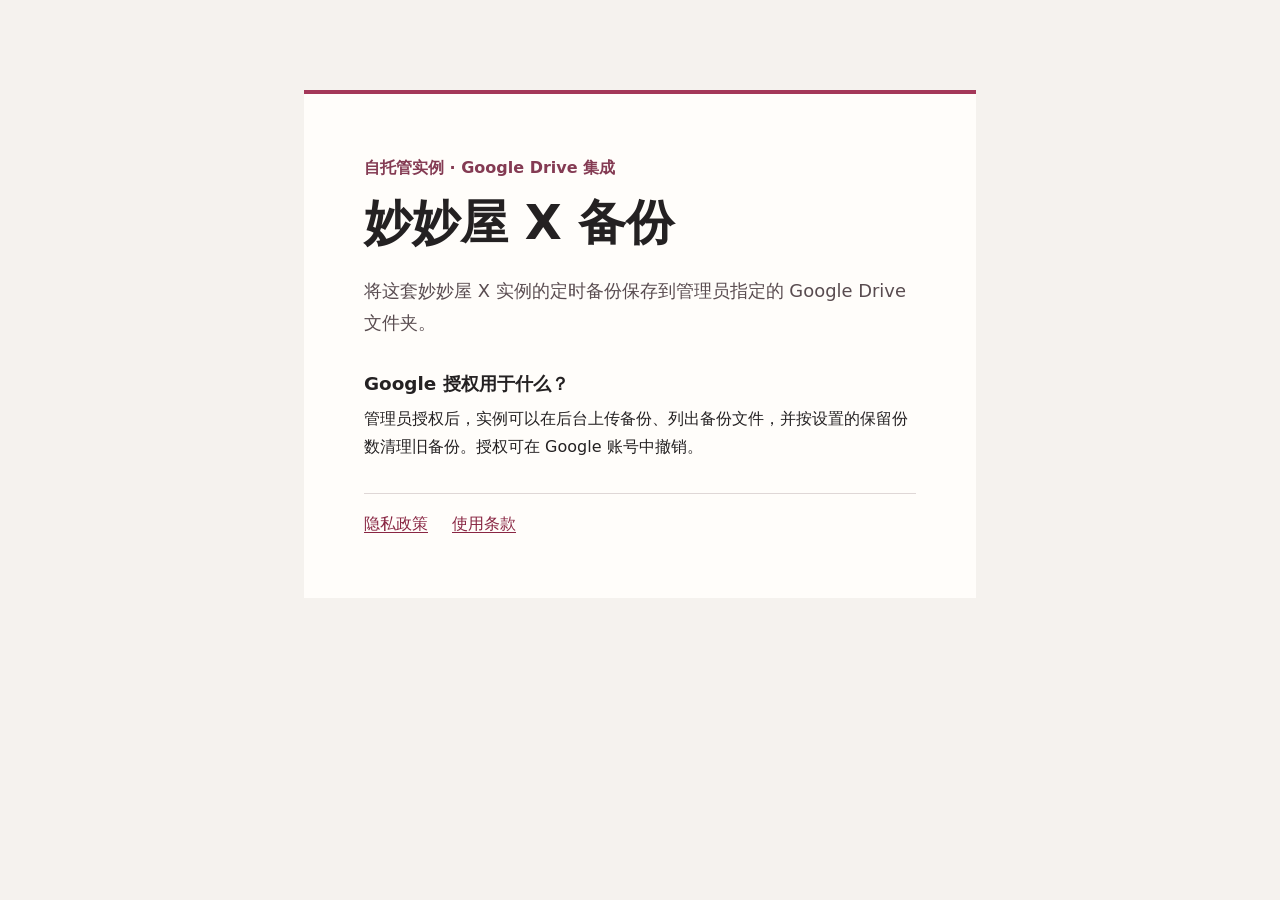
<file: index.html>
<!doctype html>
<html lang="zh-CN">
<head>
  <meta charset="utf-8">
  <meta name="viewport" content="width=device-width, initial-scale=1">
  <meta name="description" content="妙妙屋 X 自托管实例的 Google Drive 备份说明。">
  <title>妙妙屋 X · 备份说明</title>
  <link rel="stylesheet" href="site.css">
</head>
<body>
  <main>
    <p class="eyebrow">自托管实例 · Google Drive 集成</p>
    <h1>妙妙屋 X 备份</h1>
    <p class="intro">将这套妙妙屋 X 实例的定时备份保存到管理员指定的 Google Drive 文件夹。</p>
    <section>
      <h2>Google 授权用于什么？</h2>
      <p>管理员授权后，实例可以在后台上传备份、列出备份文件，并按设置的保留份数清理旧备份。授权可在 Google 账号中撤销。</p>
    </section>
    <nav aria-label="站点信息"><a href="privacy.html">隐私政策</a><a href="terms.html">使用条款</a></nav>
  </main>
</body>
</html>
</file>
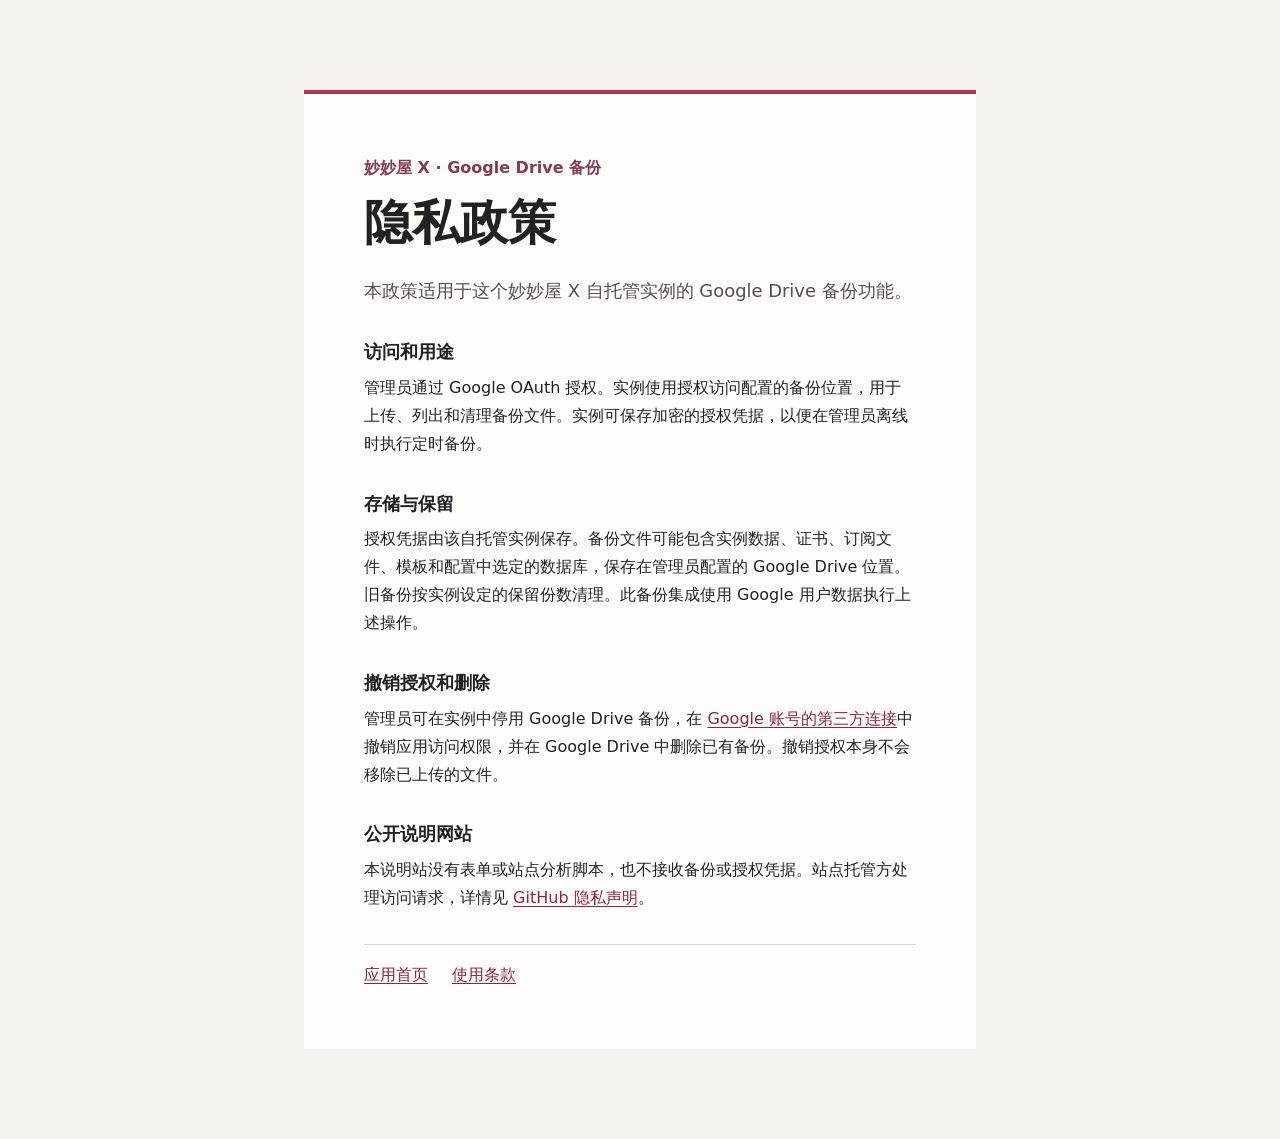
<file: privacy.html>
<!doctype html>
<html lang="zh-CN">
<head>
  <meta charset="utf-8">
  <meta name="viewport" content="width=device-width, initial-scale=1">
  <title>隐私政策 · 妙妙屋 X 备份</title>
  <link rel="stylesheet" href="site.css">
</head>
<body>
  <main>
    <p class="eyebrow">妙妙屋 X · Google Drive 备份</p>
    <h1>隐私政策</h1>
    <p class="intro">本政策适用于这个妙妙屋 X 自托管实例的 Google Drive 备份功能。</p>
    <section>
      <h2>访问和用途</h2>
      <p>管理员通过 Google OAuth 授权。实例使用授权访问配置的备份位置，用于上传、列出和清理备份文件。实例可保存加密的授权凭据，以便在管理员离线时执行定时备份。</p>
    </section>
    <section>
      <h2>存储与保留</h2>
      <p>授权凭据由该自托管实例保存。备份文件可能包含实例数据、证书、订阅文件、模板和配置中选定的数据库，保存在管理员配置的 Google Drive 位置。旧备份按实例设定的保留份数清理。此备份集成使用 Google 用户数据执行上述操作。</p>
    </section>
    <section>
      <h2>撤销授权和删除</h2>
      <p>管理员可在实例中停用 Google Drive 备份，在 <a href="https://myaccount.google.com/connections">Google 账号的第三方连接</a>中撤销应用访问权限，并在 Google Drive 中删除已有备份。撤销授权本身不会移除已上传的文件。</p>
    </section>
    <section>
      <h2>公开说明网站</h2>
      <p>本说明站没有表单或站点分析脚本，也不接收备份或授权凭据。站点托管方处理访问请求，详情见 <a href="https://docs.github.com/en/site-policy/privacy-policies/github-general-privacy-statement">GitHub 隐私声明</a>。</p>
    </section>
    <nav aria-label="站点信息"><a href="./">应用首页</a><a href="terms.html">使用条款</a></nav>
  </main>
</body>
</html>
</file>
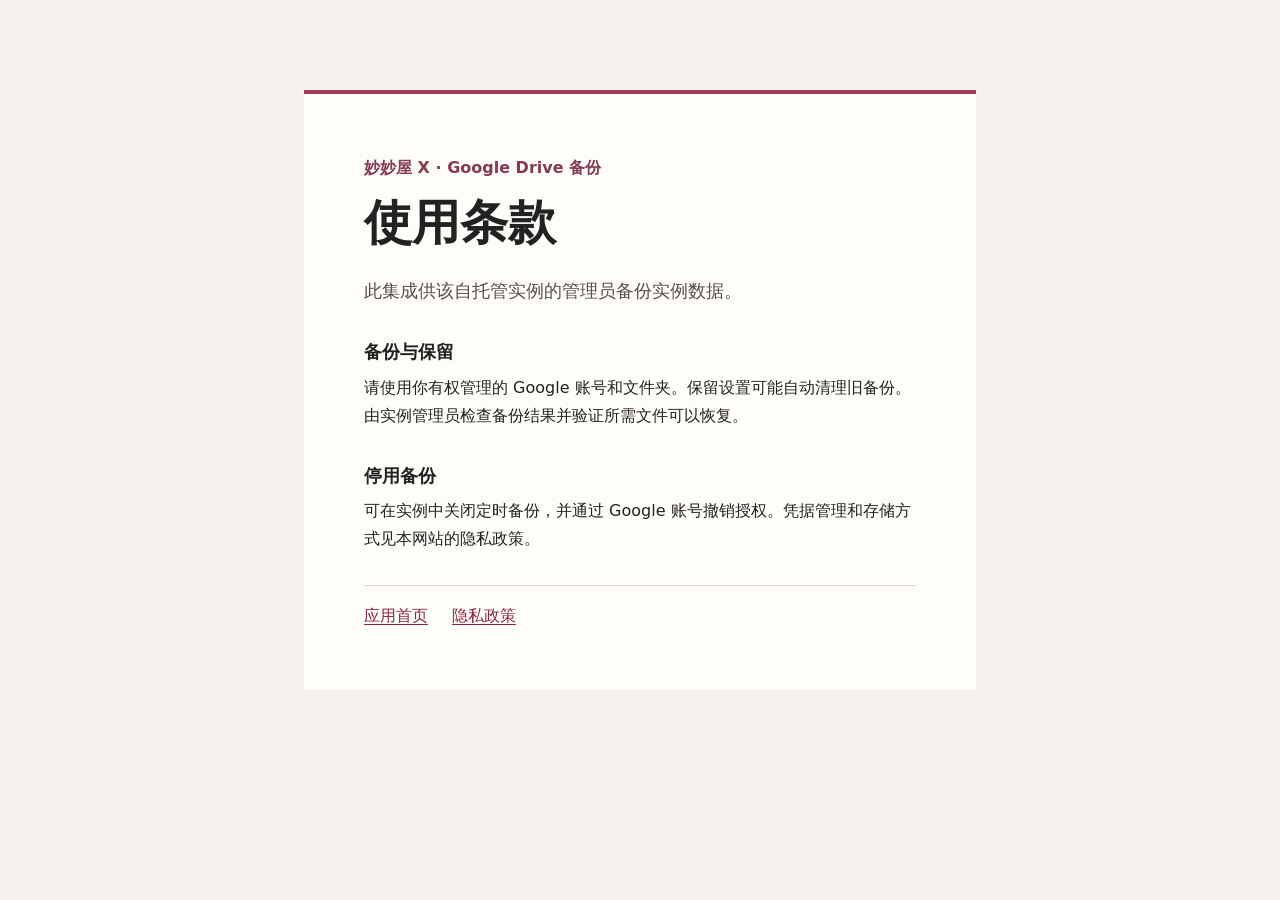
<file: terms.html>
<!doctype html>
<html lang="zh-CN">
<head>
  <meta charset="utf-8">
  <meta name="viewport" content="width=device-width, initial-scale=1">
  <title>使用条款 · 妙妙屋 X 备份</title>
  <link rel="stylesheet" href="site.css">
</head>
<body>
  <main>
    <p class="eyebrow">妙妙屋 X · Google Drive 备份</p>
    <h1>使用条款</h1>
    <p class="intro">此集成供该自托管实例的管理员备份实例数据。</p>
    <section>
      <h2>备份与保留</h2>
      <p>请使用你有权管理的 Google 账号和文件夹。保留设置可能自动清理旧备份。由实例管理员检查备份结果并验证所需文件可以恢复。</p>
    </section>
    <section>
      <h2>停用备份</h2>
      <p>可在实例中关闭定时备份，并通过 Google 账号撤销授权。凭据管理和存储方式见本网站的隐私政策。</p>
    </section>
    <nav aria-label="站点信息"><a href="./">应用首页</a><a href="privacy.html">隐私政策</a></nav>
  </main>
</body>
</html>
</file>
<file: site.css>
:root {
  color-scheme: light;
  font-family: system-ui, sans-serif;
  background: #f5f2ee;
  color: #242122;
  line-height: 1.75;
}

body { margin: 0; }

main {
  max-width: 42rem;
  margin: clamp(1rem, 7vw, 6rem) auto;
  padding: clamp(1.25rem, 6vw, 3.75rem);
  background: #fffdfa;
  border-top: .3rem solid #a43859;
  box-sizing: border-box;
}

.eyebrow { color: #843b53; font-weight: 650; }
h1 { font-size: clamp(2rem, 7vw, 3rem); line-height: 1.2; margin: .25em 0 .5em; }
h2 { font-size: 1.15rem; margin: 0 0 .35rem; }
p { margin: 0; }
.intro { color: #594c50; font-size: 1.12rem; }
section { margin-top: 1.85rem; }
nav { display: flex; flex-wrap: wrap; gap: .75rem 1.5rem; margin-top: 2rem; border-top: 1px solid #dfd7d6; padding-top: 1rem; }
a { color: #892643; text-underline-offset: .17em; }
</file>
